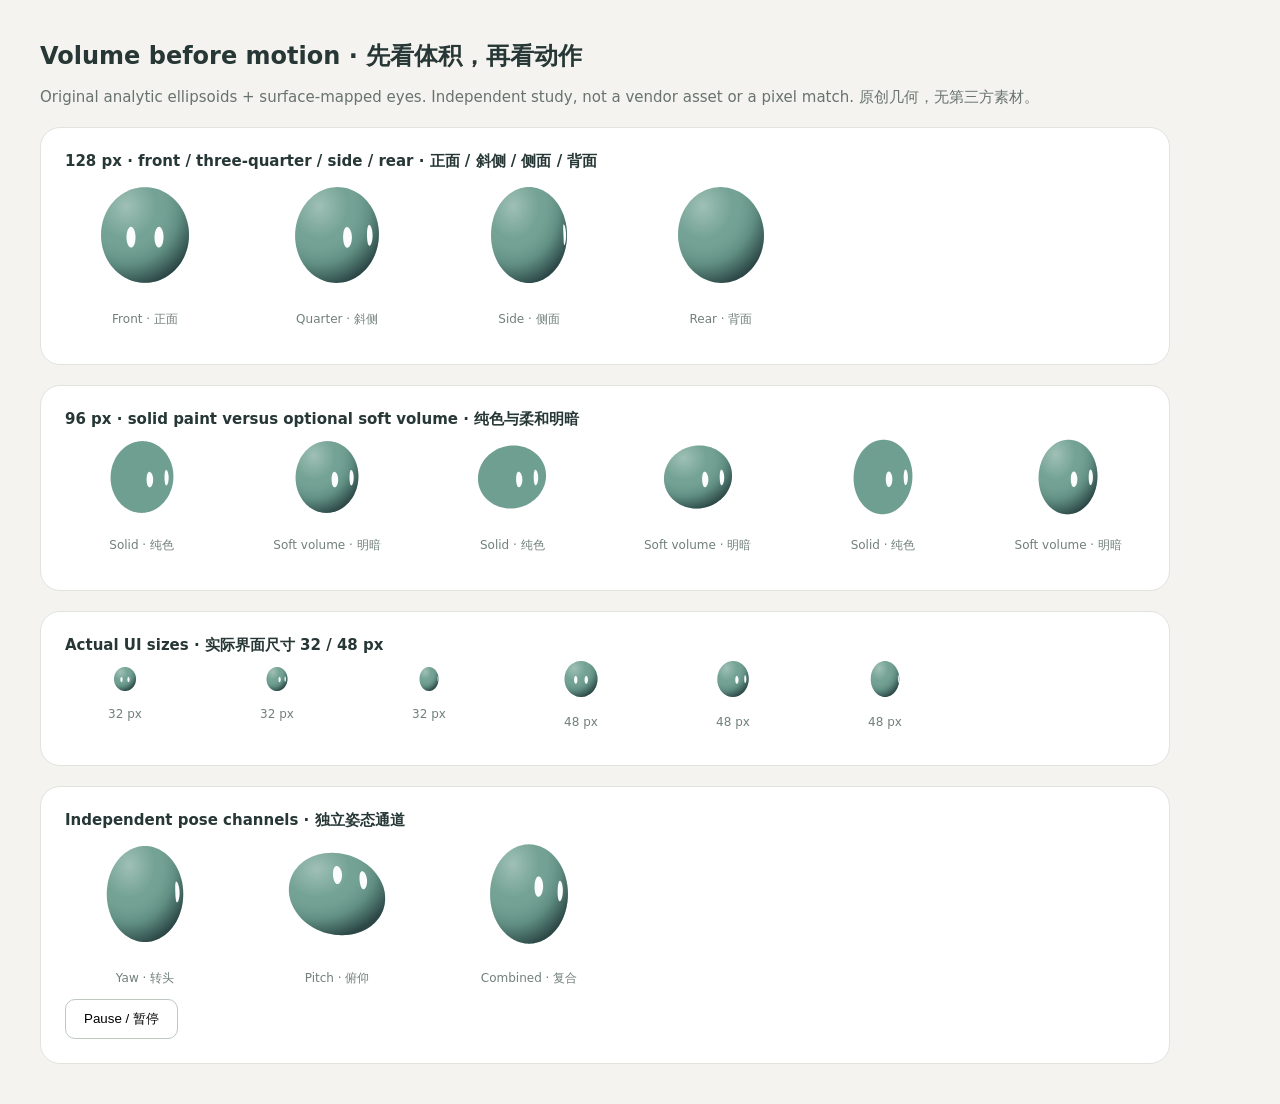
<file: preview/index.html>
<!doctype html><html lang="en"><meta charset="utf-8"><title>Original volume study / 原创体积预览</title>
<style>body{background:#f4f3ef;color:#263735;font:15px system-ui;margin:40px}h1{font-size:24px}p{color:#68736e}section{background:#fff;border:1px solid #e0e4dd;border-radius:20px;padding:24px;margin:20px 0;max-width:1080px}.row{display:flex;align-items:center;gap:32px}.cell{text-align:center;width:160px}.label{font-size:12px;color:#718079}svg{display:block;margin:auto}button{padding:10px 18px;border:1px solid #bdc8bf;background:#fff;border-radius:10px}#small .cell{width:120px}</style>
<h1>Volume before motion · 先看体积，再看动作</h1><p>Original analytic ellipsoids + surface-mapped eyes. Independent study, not a vendor asset or a pixel match. 原创几何，无第三方素材。</p>
<section><b>128 px · front / three-quarter / side / rear · 正面 / 斜侧 / 侧面 / 背面</b><div id="poses" class="row"></div></section>
<section><b>96 px · solid paint versus optional soft volume · 纯色与柔和明暗</b><div id="materials" class="row"></div></section>
<section><b>Actual UI sizes · 实际界面尺寸 32 / 48 px</b><div id="small" class="row"></div></section>
<section><b>Independent pose channels · 独立姿态通道</b><div id="motion" class="row"></div><button id="toggle">Pause / 暂停</button></section>
<script src="volume.js"></script><script>
const cell=(root,options,label)=>{const d=document.createElement('div');d.className='cell';const avatar=VolumeAvatar.create(options);d.append(avatar.svg);const p=document.createElement('p');p.className='label';p.textContent=label;d.append(p);document.getElementById(root).append(d);return avatar;};
[0,.65,1.57,2.7].forEach((yaw,i)=>cell('poses',{pose:{yaw,pitch:-.12}},['Front · 正面','Quarter · 斜侧','Side · 侧面','Rear · 背面'][i]));
[0,1,2].forEach(variant=>[false,true].forEach(volume=>cell('materials',{variant,size:96,volume,pose:{yaw:.65,pitch:-.15}},volume?'Soft volume · 明暗':'Solid · 纯色')));
[32,48].forEach(size=>[0,.65,1.57].forEach(yaw=>cell('small',{size,pose:{yaw,pitch:-.12}},`${size} px`)));
const moving=[0,1,2].map(variant=>cell('motion',{variant,size:128},['Yaw · 转头','Pitch · 俯仰','Combined · 复合'][variant]));
let paused=false,start=performance.now(),frame=null,visible=true,disposed=false;const reduce=matchMedia('(prefers-reduced-motion: reduce)');
function tick(now){frame=null;if(!paused&&!document.hidden&&!reduce.matches&&visible&&!disposed){const t=(now-start)/1000;moving[0].draw({yaw:Math.sin(t*.7)*1.8});moving[1].draw({pitch:Math.sin(t*.9)*.55,yaw:.4});moving[2].draw({yaw:Math.sin(t*.7)*.9,pitch:Math.sin(t*.9)*.2,roll:Math.sin(t*.6)*.08},1-.92*Math.pow(Math.max(0,Math.cos(t*1.2)),50));frame=requestAnimationFrame(tick);}}
function refresh(){if(frame!==null)cancelAnimationFrame(frame);frame=null;if(!paused&&!document.hidden&&!reduce.matches&&visible&&!disposed)frame=requestAnimationFrame(tick);}
const observer=new IntersectionObserver(entries=>{visible=entries[0].isIntersecting;refresh();});observer.observe(document.getElementById("motion"));document.addEventListener("visibilitychange",refresh);reduce.addEventListener("change",refresh);refresh();
document.getElementById('toggle').onclick=()=>{paused=!paused;document.getElementById('toggle').textContent=paused?'Play / 播放':'Pause / 暂停';refresh();};window.addEventListener('pagehide',()=>{disposed=true;refresh();observer.disconnect();document.removeEventListener('visibilitychange',refresh);reduce.removeEventListener('change',refresh);});
</script></html>
</file>
